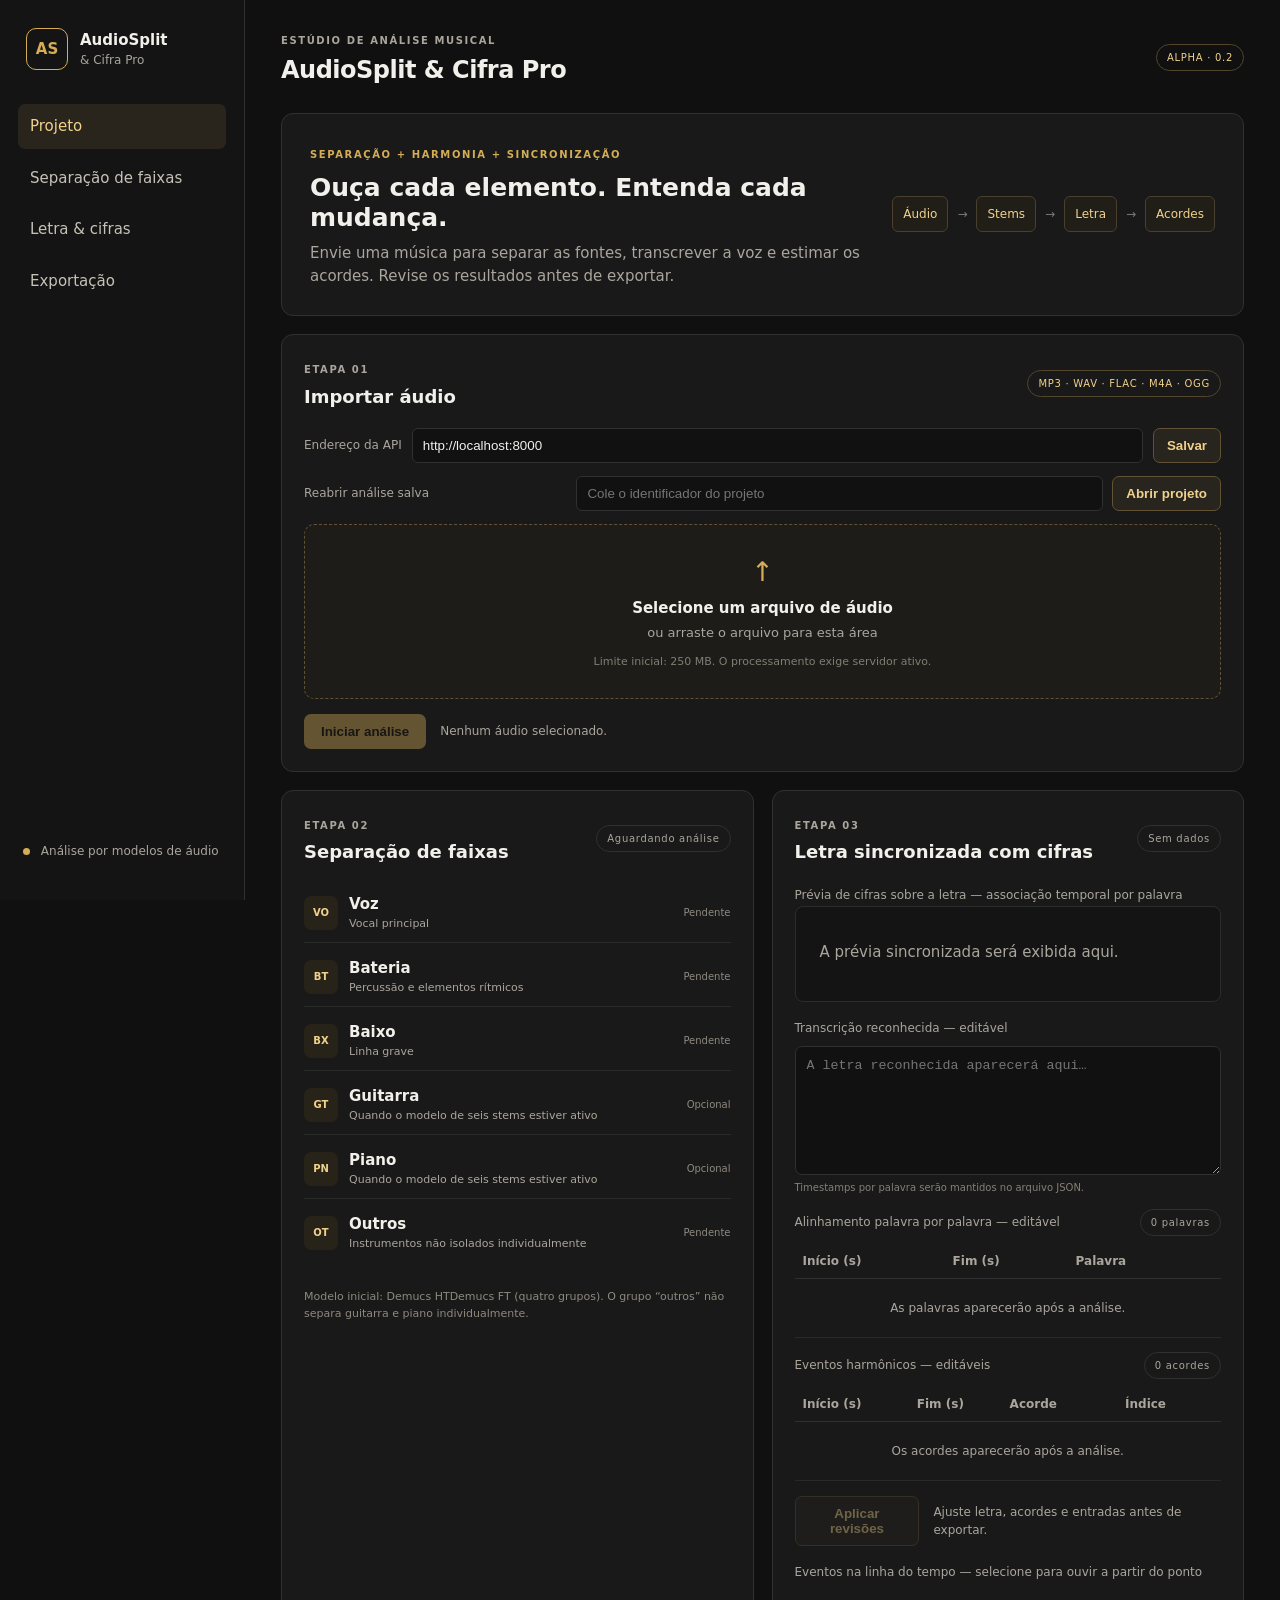
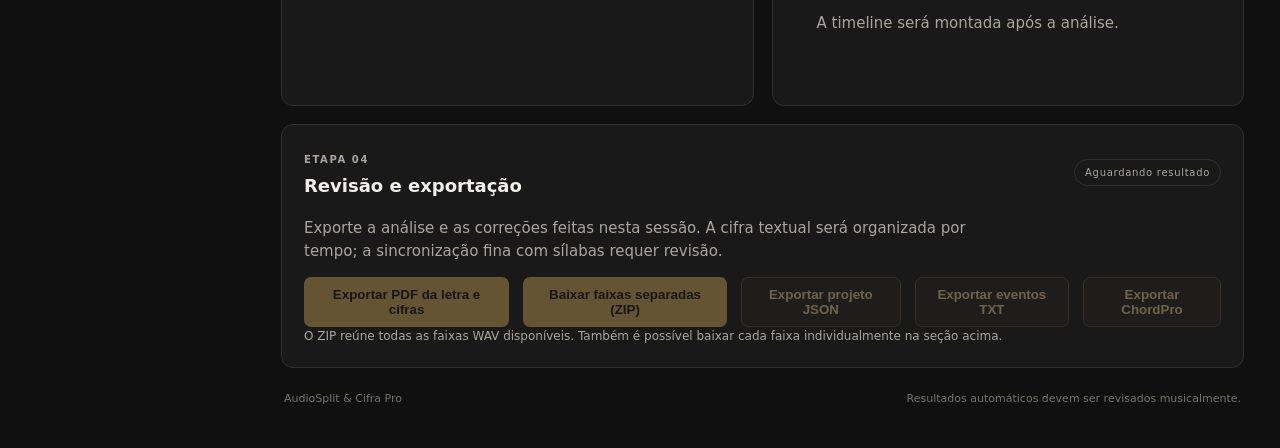
<file: index.html>
<!doctype html>
<html lang="pt-BR">
<head>
  <meta charset="utf-8">
  <meta name="viewport" content="width=device-width,initial-scale=1">
  <meta http-equiv="refresh" content="0;url=./frontend/">
  <title>AudioSplit & Cifra Pro</title>
</head>
<body>
  <p>Carregando <a href="./frontend/">AudioSplit & Cifra Pro</a>…</p>
  <script>location.replace("./frontend/");</script>
</body>
</html>
</file>
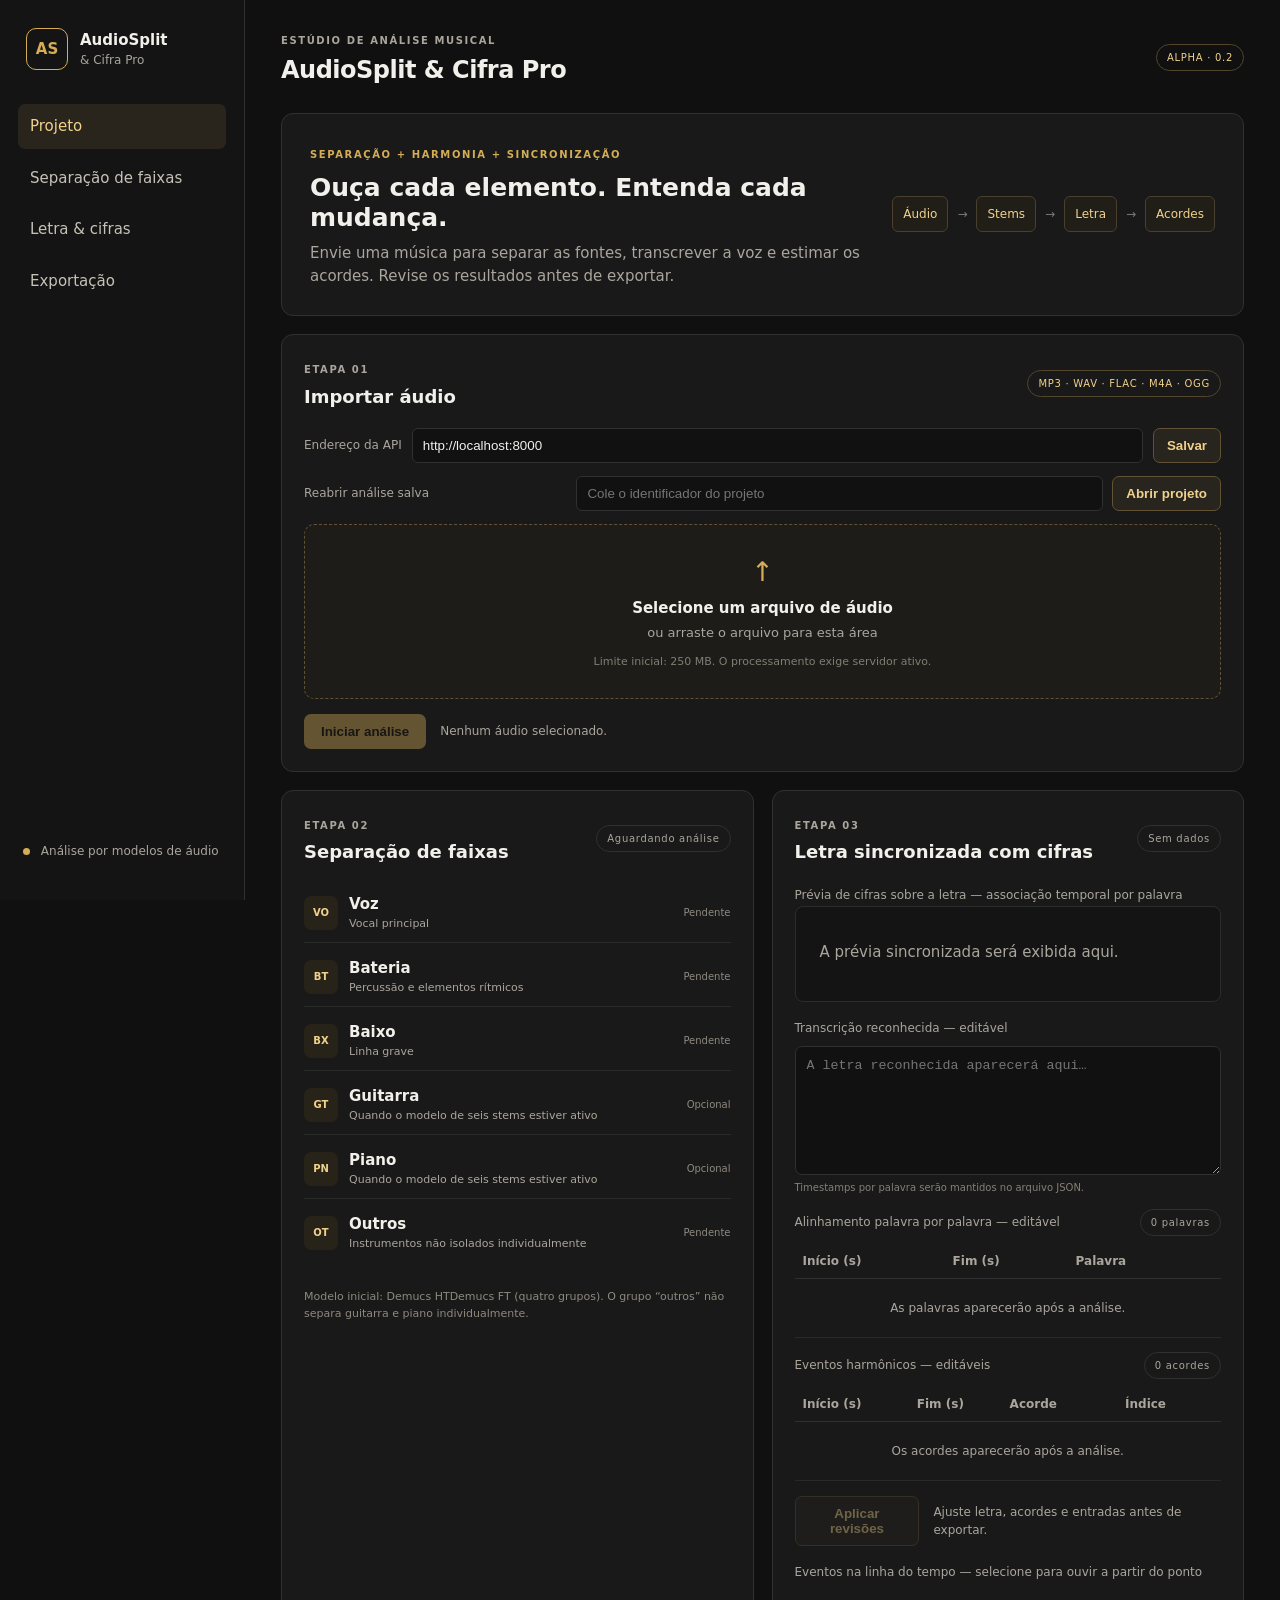
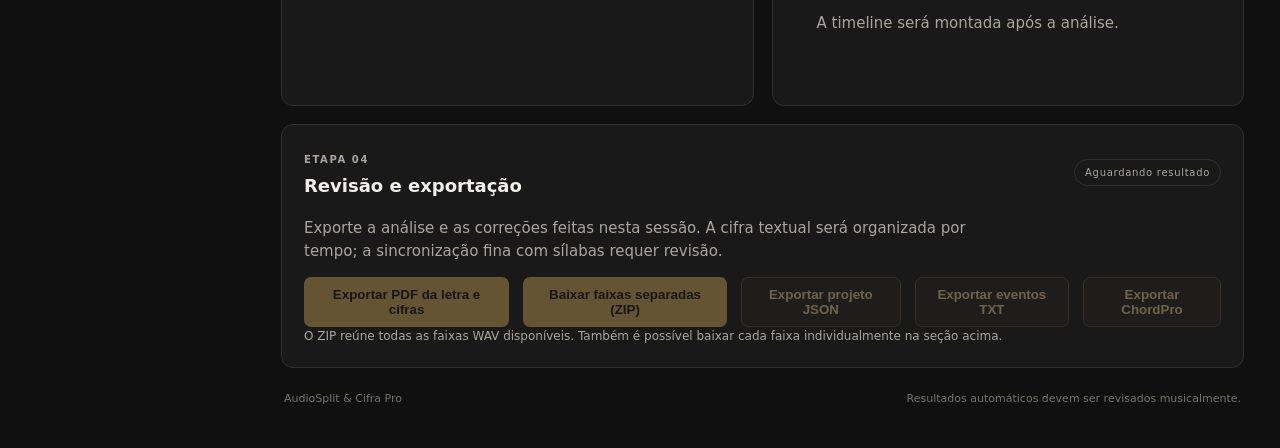
<file: frontend/index.html>
<!doctype html>
<html lang="pt-BR">
<head>
  <meta charset="utf-8">
  <meta name="viewport" content="width=device-width,initial-scale=1">
  <meta name="theme-color" content="#101010">
  <meta name="description" content="Separação de faixas e sincronização de cifras com a letra.">
  <title>AudioSplit & Cifra Pro</title>
  <link rel="stylesheet" href="./styles.css">
</head>
<body>
<div class="app-shell">
  <aside class="sidebar" id="sidebar">
    <div class="brand"><span class="brand-mark">AS</span><div><strong>AudioSplit</strong><small>& Cifra Pro</small></div></div>
    <nav aria-label="Navegação principal">
      <a class="nav-item active" href="#projeto">Projeto</a>
      <a class="nav-item" href="#faixas">Separação de faixas</a>
      <a class="nav-item" href="#letra-cifras">Letra & cifras</a>
      <a class="nav-item" href="#exportacao">Exportação</a>
    </nav>
    <div class="sidebar-note"><span class="status-dot"></span> Análise por modelos de áudio</div>
  </aside>
  <main class="main-content">
    <header class="topbar">
      <button class="icon-button" id="menu-toggle" aria-label="Abrir ou recolher menu">☰</button>
      <div><span class="eyebrow">ESTÚDIO DE ANÁLISE MUSICAL</span><h1>AudioSplit & Cifra Pro</h1></div>
      <span class="version">ALPHA · 0.2</span>
    </header>

    <section class="intro panel" id="projeto">
      <div><span class="eyebrow gold">SEPARAÇÃO + HARMONIA + SINCRONIZAÇÃO</span>
        <h2>Ouça cada elemento. Entenda cada mudança.</h2>
        <p>Envie uma música para separar as fontes, transcrever a voz e estimar os acordes. Revise os resultados antes de exportar.</p>
      </div>
      <div class="pipeline" aria-label="Etapas do processamento"><span>Áudio</span><i>→</i><span>Stems</span><i>→</i><span>Letra</span><i>→</i><span>Acordes</span></div>
    </section>

    <section class="panel upload-panel">
      <div class="section-heading"><div><span class="eyebrow">ETAPA 01</span><h2>Importar áudio</h2></div><span class="tag">MP3 · WAV · FLAC · M4A · OGG</span></div>
      <div class="api-config"><label for="api-url">Endereço da API</label><input id="api-url" type="url" placeholder="http://localhost:8000"><button id="save-api" class="secondary-button">Salvar</button></div>
      <div class="project-load"><label for="job-id-input">Reabrir análise salva</label><input id="job-id-input" type="text" placeholder="Cole o identificador do projeto"><button id="load-project" class="secondary-button">Abrir projeto</button></div>
      <label class="dropzone" for="audio-file" id="dropzone">
        <span class="upload-icon">↑</span><strong>Selecione um arquivo de áudio</strong>
        <span>ou arraste o arquivo para esta área</span><small>Limite inicial: 250 MB. O processamento exige servidor ativo.</small>
        <input id="audio-file" type="file" accept="audio/*,.flac">
      </label>
      <div class="file-row" id="file-info" hidden></div>
      <div class="actions"><button class="primary-button" id="start-analysis" disabled>Iniciar análise</button><span class="helper" id="upload-status" role="status">Nenhum áudio selecionado.</span></div>
      <audio id="source-player" class="source-player" controls hidden></audio>
      <div class="job-progress" id="job-progress" hidden><div class="progress-track"><span id="progress-fill"></span></div><div class="progress-meta"><span id="job-message">Aguardando…</span><strong id="progress-value">0%</strong></div></div>
    </section>

    <section class="workspace-grid">
      <section class="panel" id="faixas">
        <div class="section-heading"><div><span class="eyebrow">ETAPA 02</span><h2>Separação de faixas</h2></div><span class="tag muted" id="stems-status">Aguardando análise</span></div>
        <div class="stem-list">
          <div class="stem" data-stem="vocals"><span class="stem-icon">VO</span><div><strong>Voz</strong><small>Vocal principal</small></div><span class="pending">Pendente</span></div>
          <div class="stem" data-stem="drums"><span class="stem-icon">BT</span><div><strong>Bateria</strong><small>Percussão e elementos rítmicos</small></div><span class="pending">Pendente</span></div>
          <div class="stem" data-stem="bass"><span class="stem-icon">BX</span><div><strong>Baixo</strong><small>Linha grave</small></div><span class="pending">Pendente</span></div>
          <div class="stem" data-stem="guitar"><span class="stem-icon">GT</span><div><strong>Guitarra</strong><small>Quando o modelo de seis stems estiver ativo</small></div><span class="pending">Opcional</span></div>
          <div class="stem" data-stem="piano"><span class="stem-icon">PN</span><div><strong>Piano</strong><small>Quando o modelo de seis stems estiver ativo</small></div><span class="pending">Opcional</span></div>
          <div class="stem" data-stem="other"><span class="stem-icon">OT</span><div><strong>Outros</strong><small>Instrumentos não isolados individualmente</small></div><span class="pending">Pendente</span></div>
        </div>
        <div id="stem-players" class="stem-players"></div>
        <p class="disclaimer">Modelo inicial: Demucs HTDemucs FT (quatro grupos). O grupo “outros” não separa guitarra e piano individualmente.</p>
      </section>

      <section class="panel" id="letra-cifras">
        <div class="section-heading"><div><span class="eyebrow">ETAPA 03</span><h2>Letra sincronizada com cifras</h2></div><span class="tag muted" id="timeline-status">Sem dados</span></div>
        <div class="result-block"><label>Prévia de cifras sobre a letra — associação temporal por palavra</label><div id="lyric-chord-view" class="lyric-chord-view"><span class="empty-cell">A prévia sincronizada será exibida aqui.</span></div></div>
        <div class="result-block"><label for="lyrics-editor">Transcrição reconhecida — editável</label><textarea id="lyrics-editor" rows="7" placeholder="A letra reconhecida aparecerá aqui…"></textarea><small id="lyric-meta">Timestamps por palavra serão mantidos no arquivo JSON.</small></div>
        <div class="result-block"><div class="section-heading compact"><label>Alinhamento palavra por palavra — editável</label><span id="word-count" class="tag muted">0 palavras</span></div>
          <div class="table-wrap"><table class="chord-table word-table"><thead><tr><th>Início (s)</th><th>Fim (s)</th><th>Palavra</th></tr></thead><tbody id="word-rows"><tr><td colspan="3" class="empty-cell">As palavras aparecerão após a análise.</td></tr></tbody></table></div>
        </div>
        <div class="result-block"><div class="section-heading compact"><label>Eventos harmônicos — editáveis</label><span id="chord-count" class="tag muted">0 acordes</span></div>
          <div class="table-wrap"><table class="chord-table"><thead><tr><th>Início (s)</th><th>Fim (s)</th><th>Acorde</th><th>Índice</th></tr></thead><tbody id="chord-rows"><tr><td colspan="4" class="empty-cell">Os acordes aparecerão após a análise.</td></tr></tbody></table></div>
        </div>
        <div class="actions"><button class="secondary-button" id="save-edits" disabled>Aplicar revisões</button><span class="helper" id="edit-status">Ajuste letra, acordes e entradas antes de exportar.</span></div>
        <div class="result-block"><label>Eventos na linha do tempo — selecione para ouvir a partir do ponto</label><div id="timeline-events" class="timeline-events"><span class="empty-cell">A timeline será montada após a análise.</span></div></div>
      </section>
    </section>

    <section class="panel export-panel" id="exportacao">
      <div class="section-heading"><div><span class="eyebrow">ETAPA 04</span><h2>Revisão e exportação</h2></div><span class="tag muted" id="export-status">Aguardando resultado</span></div>
      <p>Exporte a análise e as correções feitas nesta sessão. A cifra textual será organizada por tempo; a sincronização fina com sílabas requer revisão.</p>
      <div class="actions"><button class="primary-button" id="export-pdf" disabled>Exportar PDF da letra e cifras</button><button class="primary-button" id="export-stems" disabled>Baixar faixas separadas (ZIP)</button><button class="secondary-button" id="export-json" disabled>Exportar projeto JSON</button><button class="secondary-button" id="export-text" disabled>Exportar eventos TXT</button><button class="secondary-button" id="export-chordpro" disabled>Exportar ChordPro</button></div><p class="helper">O ZIP reúne todas as faixas WAV disponíveis. Também é possível baixar cada faixa individualmente na seção acima.</p>
    </section>
    <footer>AudioSplit & Cifra Pro <span>Resultados automáticos devem ser revisados musicalmente.</span></footer>
  </main>
</div>
<script src="./app.js"></script>
</body>
</html>
</file>
<file: frontend/styles.css>
:root{color-scheme:dark;--bg:#101010;--panel:#191919;--panel2:#202020;--line:#303030;--text:#f2f0eb;--muted:#aaa69d;--gold:#d5ad55;--gold2:#f0d18b;--green:#76b58a}*{box-sizing:border-box}body{margin:0;background:var(--bg);color:var(--text);font:15px/1.5 Inter,ui-sans-serif,system-ui,-apple-system,"Segoe UI",sans-serif}.app-shell{min-height:100vh}.sidebar{position:fixed;inset:0 auto 0 0;width:245px;background:#141414;border-right:1px solid var(--line);padding:28px 18px;display:flex;flex-direction:column;z-index:5;transition:transform .2s}.brand{display:flex;align-items:center;gap:12px;padding:0 8px 34px}.brand-mark{display:grid;place-items:center;width:42px;height:42px;border:1px solid var(--gold);border-radius:10px;color:var(--gold);font-weight:800}.brand strong,.brand small{display:block}.brand small{color:var(--muted);font-size:12px}.sidebar nav{display:grid;gap:7px}.nav-item{color:#c7c2b8;text-decoration:none;padding:11px 12px;border-radius:7px}.nav-item:hover,.nav-item.active{background:#29251d;color:var(--gold2)}.sidebar-note{margin-top:auto;color:var(--muted);font-size:12px;padding:12px 5px}.status-dot{display:inline-block;width:7px;height:7px;background:var(--gold);border-radius:50%;margin-right:7px}.main-content{margin-left:245px;max-width:1600px;padding:28px 36px 20px}.topbar{display:flex;align-items:center;gap:16px;margin-bottom:25px}.topbar h1{font-size:24px;margin:1px 0 0;letter-spacing:-.5px}.eyebrow{font-size:10px;letter-spacing:1.6px;color:var(--muted);font-weight:700}.gold{color:var(--gold)}.version,.tag{margin-left:auto;border:1px solid #51452c;color:var(--gold2);border-radius:20px;padding:5px 10px;font-size:10px;letter-spacing:.7px}.tag.muted{border-color:var(--line);color:var(--muted)}.icon-button{display:none;background:none;border:1px solid var(--line);color:var(--text);padding:8px 10px;border-radius:7px}.panel{background:var(--panel);border:1px solid var(--line);border-radius:12px;padding:22px;margin-bottom:18px}.intro{display:flex;align-items:center;justify-content:space-between;gap:28px;padding:28px}.intro h2{font-size:25px;line-height:1.2;margin:9px 0}.intro p,.export-panel p{color:var(--muted);max-width:700px;margin:0}.pipeline{display:flex;align-items:center;gap:9px;white-space:nowrap;color:var(--gold2);font-size:12px}.pipeline span{padding:8px 10px;border:1px solid #49402e;border-radius:6px;background:#211e18}.pipeline i{font-style:normal;color:#777}.section-heading{display:flex;align-items:center;justify-content:space-between;margin-bottom:18px}.section-heading h2{font-size:18px;margin:3px 0 0}.dropzone{min-height:175px;border:1px dashed #625234;border-radius:10px;background:#1e1c18;display:flex;flex-direction:column;align-items:center;justify-content:center;gap:4px;cursor:pointer;text-align:center;padding:18px}.dropzone:hover{border-color:var(--gold);background:#242118}.upload-icon{font-size:27px;color:var(--gold)}.dropzone>span:not(.upload-icon){font-size:13px;color:var(--muted)}.dropzone small{color:#817d73;font-size:11px;margin-top:7px}.dropzone input{position:absolute;width:1px;height:1px;opacity:0}.file-row{margin-top:12px;color:var(--gold2);font-size:13px}.actions{display:flex;align-items:center;gap:14px;margin-top:15px}.primary-button{background:var(--gold);color:#17130b;border:0;border-radius:7px;padding:10px 17px;font-weight:750;cursor:pointer}.primary-button:disabled{opacity:.4;cursor:not-allowed}.helper{font-size:12px;color:var(--muted)}.workspace-grid{display:grid;grid-template-columns:1fr 1fr;gap:18px}.workspace-grid .panel{margin-bottom:18px}.stem-list{display:grid;gap:4px}.stem{display:flex;align-items:center;gap:11px;padding:10px 0;border-bottom:1px solid #2b2b2b}.stem:last-child{border:0}.stem-icon{width:34px;height:34px;display:grid;place-items:center;background:#282319;color:var(--gold2);border-radius:7px;font-size:10px;font-weight:800}.stem div{flex:1}.stem strong,.stem small{display:block}.stem small{color:var(--muted);font-size:11px}.pending{font-size:10px;color:#8f8a80}.disclaimer{font-size:11px;color:#8e897f;margin:13px 0 0}.timeline-empty{min-height:230px;display:flex;flex-direction:column;align-items:center;justify-content:center;text-align:center;padding:12px}.wave-symbol{font-size:36px;color:var(--gold);margin-bottom:8px}.timeline-empty p{max-width:390px;color:var(--muted);font-size:12px;margin:7px 0}.export-panel{min-height:110px}footer{display:flex;justify-content:space-between;color:#77736b;font-size:11px;padding:5px 3px 20px}@media(max-width:1050px){.intro{align-items:flex-start;flex-direction:column}.pipeline{flex-wrap:wrap}.workspace-grid{grid-template-columns:1fr}}@media(max-width:700px){.sidebar{transform:translateX(-100%);box-shadow:12px 0 35px #0008}.sidebar.open{transform:translateX(0)}.main-content{margin-left:0;padding:18px 14px}.icon-button{display:block}.topbar h1{font-size:19px}.version{font-size:9px}.panel{padding:17px}.intro{padding:21px}.intro h2{font-size:21px}.pipeline{gap:5px}.pipeline span{padding:6px 7px;font-size:10px}.actions{align-items:flex-start;flex-direction:column}.stem small{max-width:190px}footer{gap:10px;flex-direction:column}}
/* Upload and analysis controls */
.api-config{display:flex;align-items:center;gap:10px;margin:0 0 13px}.api-config label,.result-block>label,.compact>label{font-size:12px;color:var(--muted)}.api-config input{flex:1;min-width:0;background:#111;border:1px solid var(--line);border-radius:6px;color:var(--text);padding:9px 10px}.secondary-button{background:#28251f;color:var(--gold2);border:1px solid #625234;border-radius:7px;padding:9px 13px;font-weight:650;cursor:pointer}.secondary-button:disabled{opacity:.4;cursor:not-allowed}.dropzone.dragging{border-color:var(--gold);background:#29251b}.job-progress{margin-top:17px}.progress-track{height:7px;background:#333;border-radius:10px;overflow:hidden}.progress-track span{display:block;height:100%;width:0;background:var(--gold);transition:width .3s}.progress-meta{display:flex;justify-content:space-between;gap:12px;margin-top:7px;color:var(--muted);font-size:11px}.progress-meta strong{color:var(--gold2)}.error-text{color:#e28d7d!important}.stem .ready{color:var(--green)}.stem-players{display:grid;gap:9px;margin-top:14px}.stem-player{display:grid;grid-template-columns:58px 1fr;align-items:center;gap:10px}.stem-player strong{font-size:10px;color:var(--gold2)}.stem-player audio{width:100%;height:34px}.result-block{margin:14px 0}.result-block textarea{display:block;width:100%;margin-top:7px;background:#111;border:1px solid var(--line);border-radius:7px;color:var(--text);padding:11px;resize:vertical;font:13px/1.6 inherit}.result-block small{display:block;color:#858077;font-size:10px;margin-top:5px}.compact{margin:0 0 8px}.compact .tag{margin-left:auto}.table-wrap{overflow-x:auto}.chord-table{width:100%;border-collapse:collapse;font-size:12px}.chord-table th{text-align:left;color:var(--muted);font-weight:600;padding:8px;border-bottom:1px solid var(--line)}.chord-table td{padding:6px 8px;border-bottom:1px solid #292929}.chord-table input{width:100%;min-width:70px;background:#111;border:1px solid #3a3a3a;border-radius:5px;color:var(--text);padding:7px}.chord-table td:first-child{width:36%}.chord-table td:last-child{color:var(--muted);white-space:nowrap}.empty-cell{text-align:center;color:var(--muted);padding:20px!important}.section-heading.compact{margin-bottom:8px}
@media(max-width:700px){.api-config{flex-wrap:wrap}.api-config label{width:100%}.api-config input{min-width:65%}.stem-player{grid-template-columns:45px 1fr}.chord-table{min-width:310px}}

.source-player{display:block;width:100%;height:38px;margin-top:14px}.source-player[hidden]{display:none}.timeline-events{display:flex;gap:7px;overflow-x:auto;padding:10px 2px 14px;scroll-snap-type:x proximity}.timeline-event{min-width:110px;max-width:180px;display:flex;flex-direction:column;align-items:flex-start;gap:3px;text-align:left;padding:9px;background:#121212;border:1px solid #353535;border-radius:7px;color:var(--text);cursor:pointer;scroll-snap-align:start}.timeline-event small{font-size:10px;color:var(--muted);font-variant-numeric:tabular-nums}.timeline-event strong{font-size:13px;white-space:nowrap;overflow:hidden;text-overflow:ellipsis;max-width:100%}.timeline-event em{font-size:9px;font-style:normal;letter-spacing:1px;color:var(--muted)}.timeline-event.chord{border-top:2px solid var(--gold)}.timeline-event.word{border-top:2px solid #71899a}.timeline-event.playing{background:#3a301d;border-color:var(--gold);box-shadow:0 0 0 1px #d5ad5544}

.lyric-chord-view{display:flex;align-items:flex-end;gap:10px;overflow-x:auto;padding:14px 4px 18px;border:1px solid #2c2c2c;border-radius:8px;background:#141414;min-height:90px}.lyric-token{display:flex;flex-direction:column;align-items:center;gap:4px;min-width:42px}.lyric-chord-labels{height:20px;display:flex;align-items:center;gap:3px}.lyric-chord-labels strong{font-size:11px;color:var(--gold2);background:#342b19;border:1px solid #625234;border-radius:4px;padding:1px 4px}.lyric-word{font-size:14px;color:var(--text);white-space:nowrap}.lyric-token small{font-size:9px;color:#77736b;font-variant-numeric:tabular-nums}

.project-load{display:grid;grid-template-columns:minmax(120px,1fr) minmax(180px,2fr) auto;align-items:center;gap:9px;margin:0 0 13px}.project-load label{font-size:12px;color:var(--muted)}.project-load input{min-width:0;background:#111;border:1px solid var(--line);border-radius:6px;color:var(--text);padding:9px 10px}
@media(max-width:700px){.project-load{grid-template-columns:1fr 1fr}.project-load label{grid-column:1/-1}.project-load input{grid-column:1/2}.project-load button{grid-column:2/3}}

.unmapped-lyrics{color:var(--text);font-size:14px;line-height:1.7;padding:8px}.lyric-chord-view>small{color:var(--muted);font-size:10px;align-self:flex-end}
</file>
